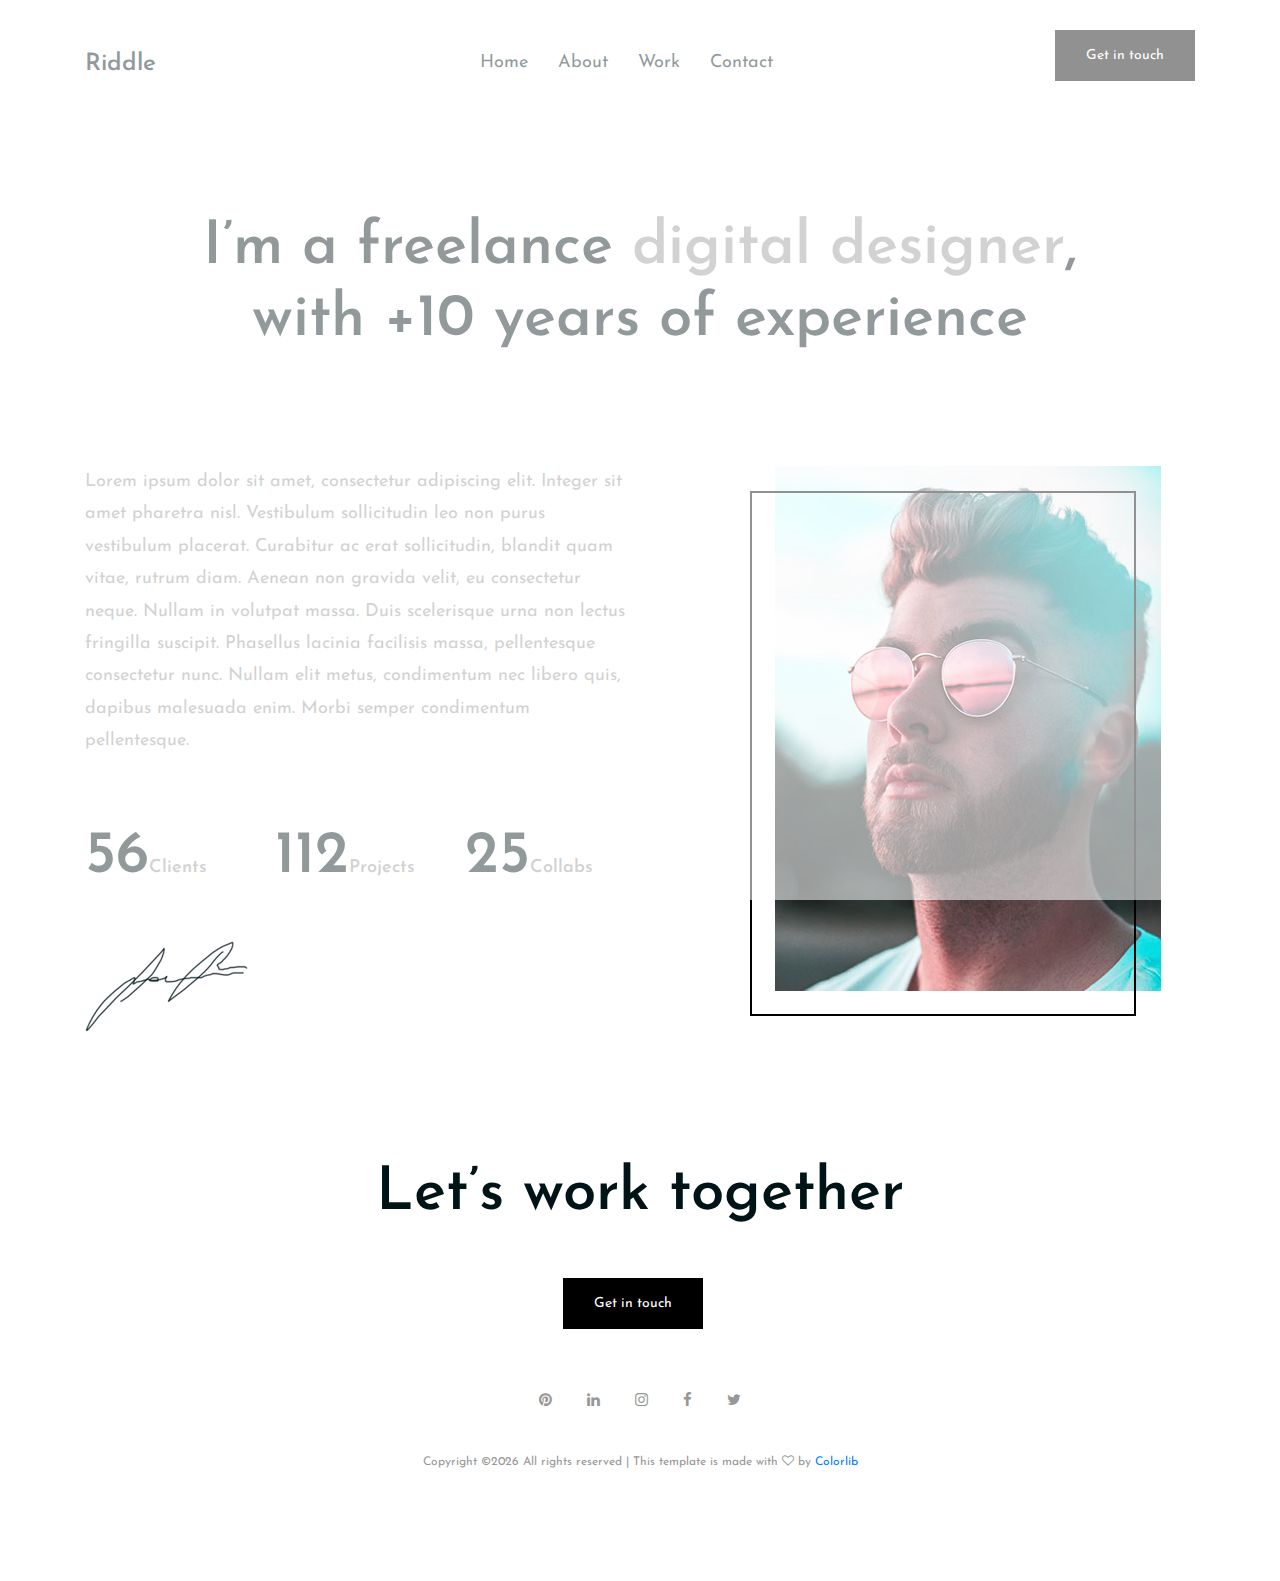
<file: riddle/about.html>
<!DOCTYPE html>
<html lang="en">
<head>
	<title>Riddle - Portfolio Template</title>
	<meta charset="UTF-8">
	<meta name="description" content="Riddle - Portfolio Template">
	<meta name="keywords" content="portfolio, riddle, onepage, creative, html">
	<meta name="viewport" content="width=device-width, initial-scale=1.0">
	<!-- Favicon -->   
	<link href="img/favicon.ico" rel="shortcut icon"/>

	<!-- Google Fonts -->
	<link href="https://fonts.googleapis.com/css?family=Josefin+Sans:400,400i,600,600i,700" rel="stylesheet">

	<!-- Stylesheets -->
	<link rel="stylesheet" href="css/bootstrap.min.css"/>
	<link rel="stylesheet" href="css/font-awesome.min.css"/>
	<link rel="stylesheet" href="css/style.css"/>


	<!--[if lt IE 9]>
	  <script src="https://oss.maxcdn.com/html5shiv/3.7.2/html5shiv.min.js"></script>
	  <script src="https://oss.maxcdn.com/respond/1.4.2/respond.min.js"></script>
	<![endif]-->

</head>
<body>
	<!-- Page Preloder -->
	<div id="preloder">
		<div class="loader"></div>
	</div>
	
	<!-- header section start -->
	<header class="header-section">
		<div class="container">
			<div class="row">
				<div class="col-lg-4 col-md-3">
					<div class="logo">
						<h2 class="site-logo">Riddle</h2>
					</div>
				</div>
				<div class="col-lg-8 col-md-9">
					<a href="" class="site-btn header-btn">Get in touch</a>
					<nav class="main-menu">
						<ul>
							<li><a href="home.html">Home</a></li>
							<li><a href="about.html">About</a></li>
							<li><a href="home-2.html">Work</a></li>
							<li><a href="contact.html">Contact</a></li>
						</ul>
					</nav>
				</div>
			</div>
		</div>
		<div class="nav-switch">
			<i class="fa fa-bars"></i>
		</div>
	</header>
	<!-- header section end -->

	<!-- intro section start -->
	<section class="intro-section">
		<div class="container text-center">
			<div class="row">
				<div class="col-xl-10 offset-xl-1">
					<h2 class="section-title">I’m a freelance <span>digital designer</span>, with +10 years of experience</h2>
				</div>
			</div>
		</div>
	</section>
	<!-- intro section end -->


	<!-- page section start -->
	<section class="page-section">
		<div class="container">
			<div class="row">
				<div class="col-lg-6">
					<p>Lorem ipsum dolor sit amet, consectetur adipiscing elit. Integer sit amet pharetra nisl. Vestibulum sollicitudin leo non purus vestibulum placerat. Curabitur ac erat sollicitudin, blandit quam vitae, rutrum diam. Aenean non gravida velit, eu consectetur neque. Nullam in volutpat massa. Duis scelerisque urna non lectus fringilla suscipit. Phasellus lacinia facilisis massa, pellentesque consectetur nunc. Nullam elit metus, condimentum nec libero quis, dapibus malesuada enim. Morbi semper condimentum pellentesque. </p>
					<div class="row mt-5">
						<div class="col-md-4">
							<div class="milestone">
								<h2>56<span>Clients</span></h2>
							</div>
						</div>
						<div class="col-md-4">
							<div class="milestone">
								<h2>112<span>Projects</span></h2>
							</div>
						</div>
						<div class="col-md-4">
							<div class="milestone">
								<h2>25<span>Collabs</span></h2>
							</div>
						</div>
					</div>
					<figure class="mt-5">
						<img src="img/sign.png" alt="">
					</figure>
				</div>
				<div class="col-lg-5 offset-lg-1">
					<figure class="pic-frame">
						<img src="img/about.jpg" alt="">
					</figure>
				</div>
			</div>
		</div>
	</section>
	<!-- page section end -->

	<!-- footer section start -->
	<footer class="footer-section text-center">
		<div class="container">
			<h2 class="section-title mb-5">Let’s work together</h2>
			<a href="" class="site-btn">Get in touch</a>
			<div class="social-links">
				<a href=""><span class="fa fa-pinterest"></span></a>
				<a href=""><span class="fa fa-linkedin"></span></a>
				<a href=""><span class="fa fa-instagram"></span></a>
				<a href=""><span class="fa fa-facebook"></span></a>
				<a href=""><span class="fa fa-twitter"></span></a>
			</div>
			<div class="copyright"><!-- Link back to Colorlib can't be removed. Template is licensed under CC BY 3.0. -->
Copyright &copy;<script>document.write(new Date().getFullYear());</script> All rights reserved | This template is made with <i class="fa fa-heart-o" aria-hidden="true"></i> by <a href="https://colorlib.com" target="_blank">Colorlib</a>
<!-- Link back to Colorlib can't be removed. Template is licensed under CC BY 3.0. -->
</div>
		</div>
	</footer>
	<!-- footer section end -->


	<!--====== Javascripts & Jquery ======-->
	<script src="js/jquery-2.1.4.min.js"></script>
	<script src="js/bootstrap.min.js"></script>
	<script src="js/mixitup.min.js"></script>
	<script src="js/magnific-popup.min.js"></script>
	<script src="js/main.js"></script>
</body>
</html>
</file>
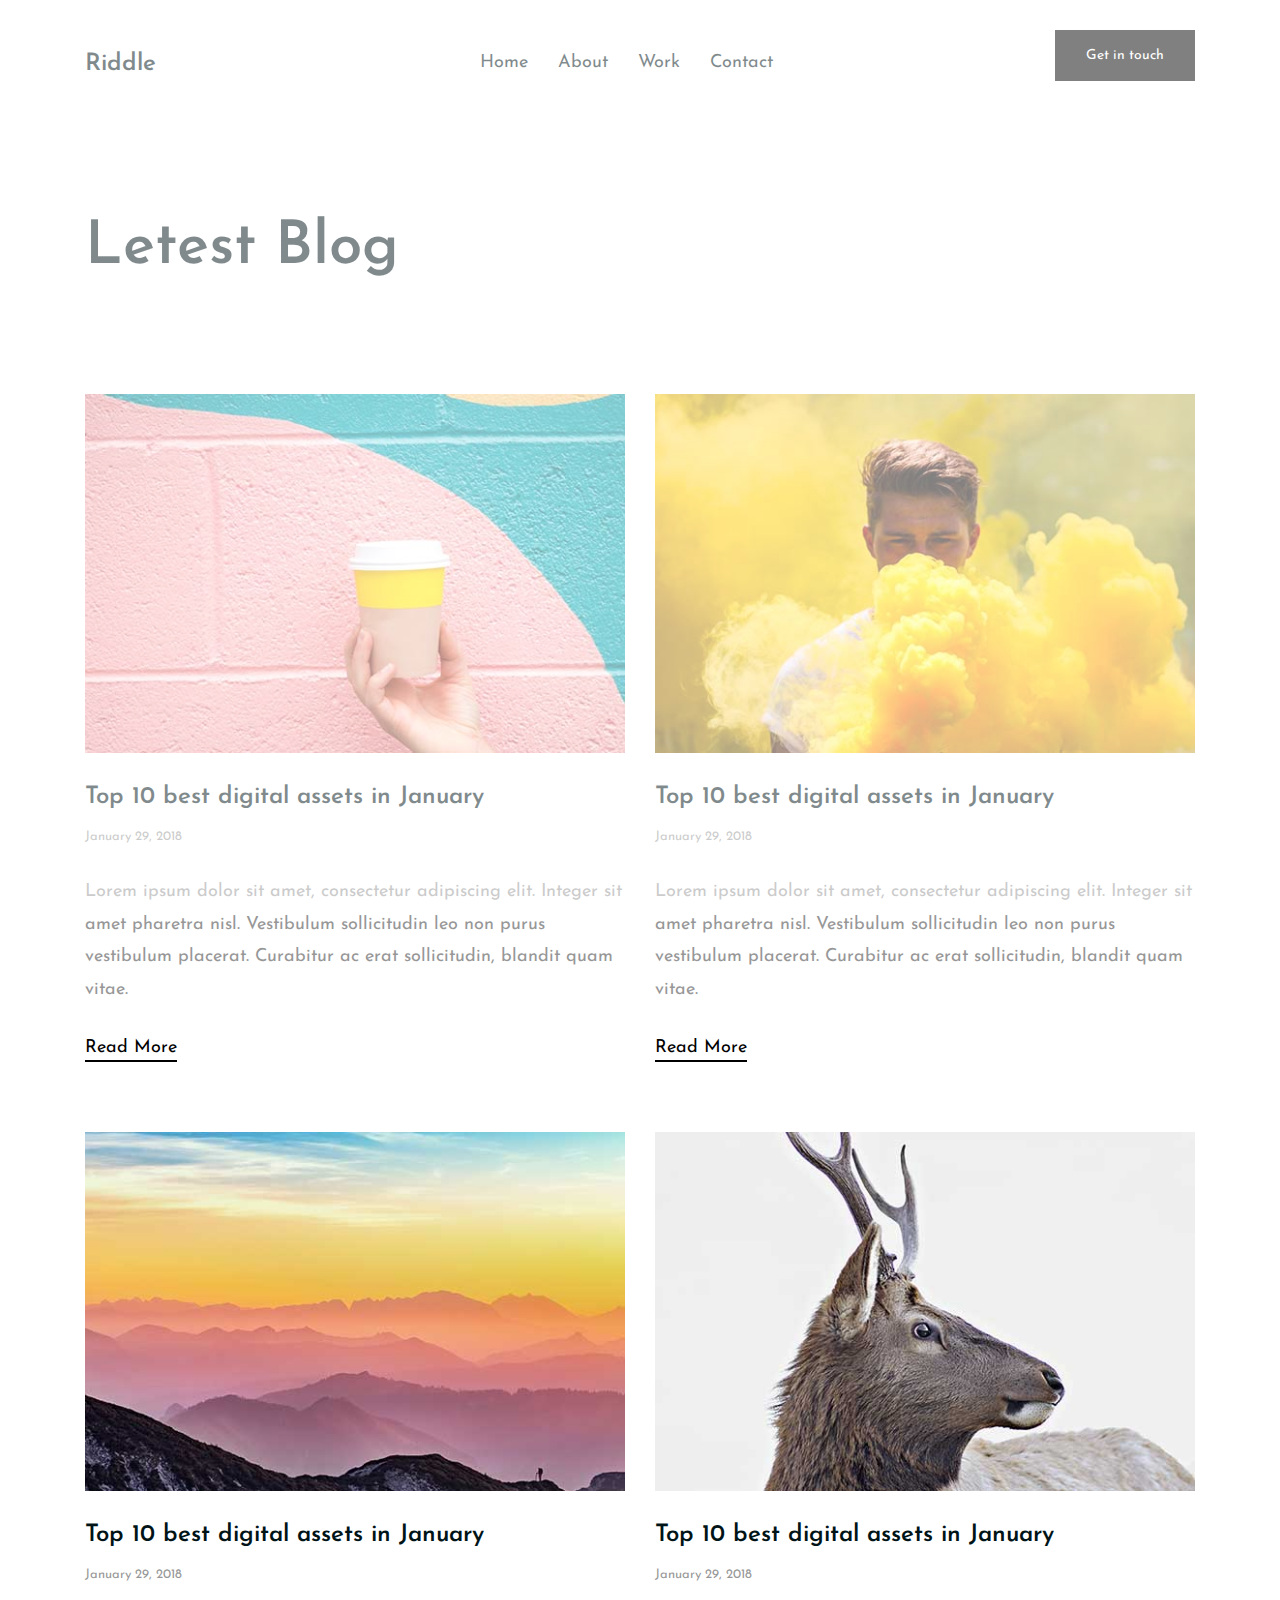
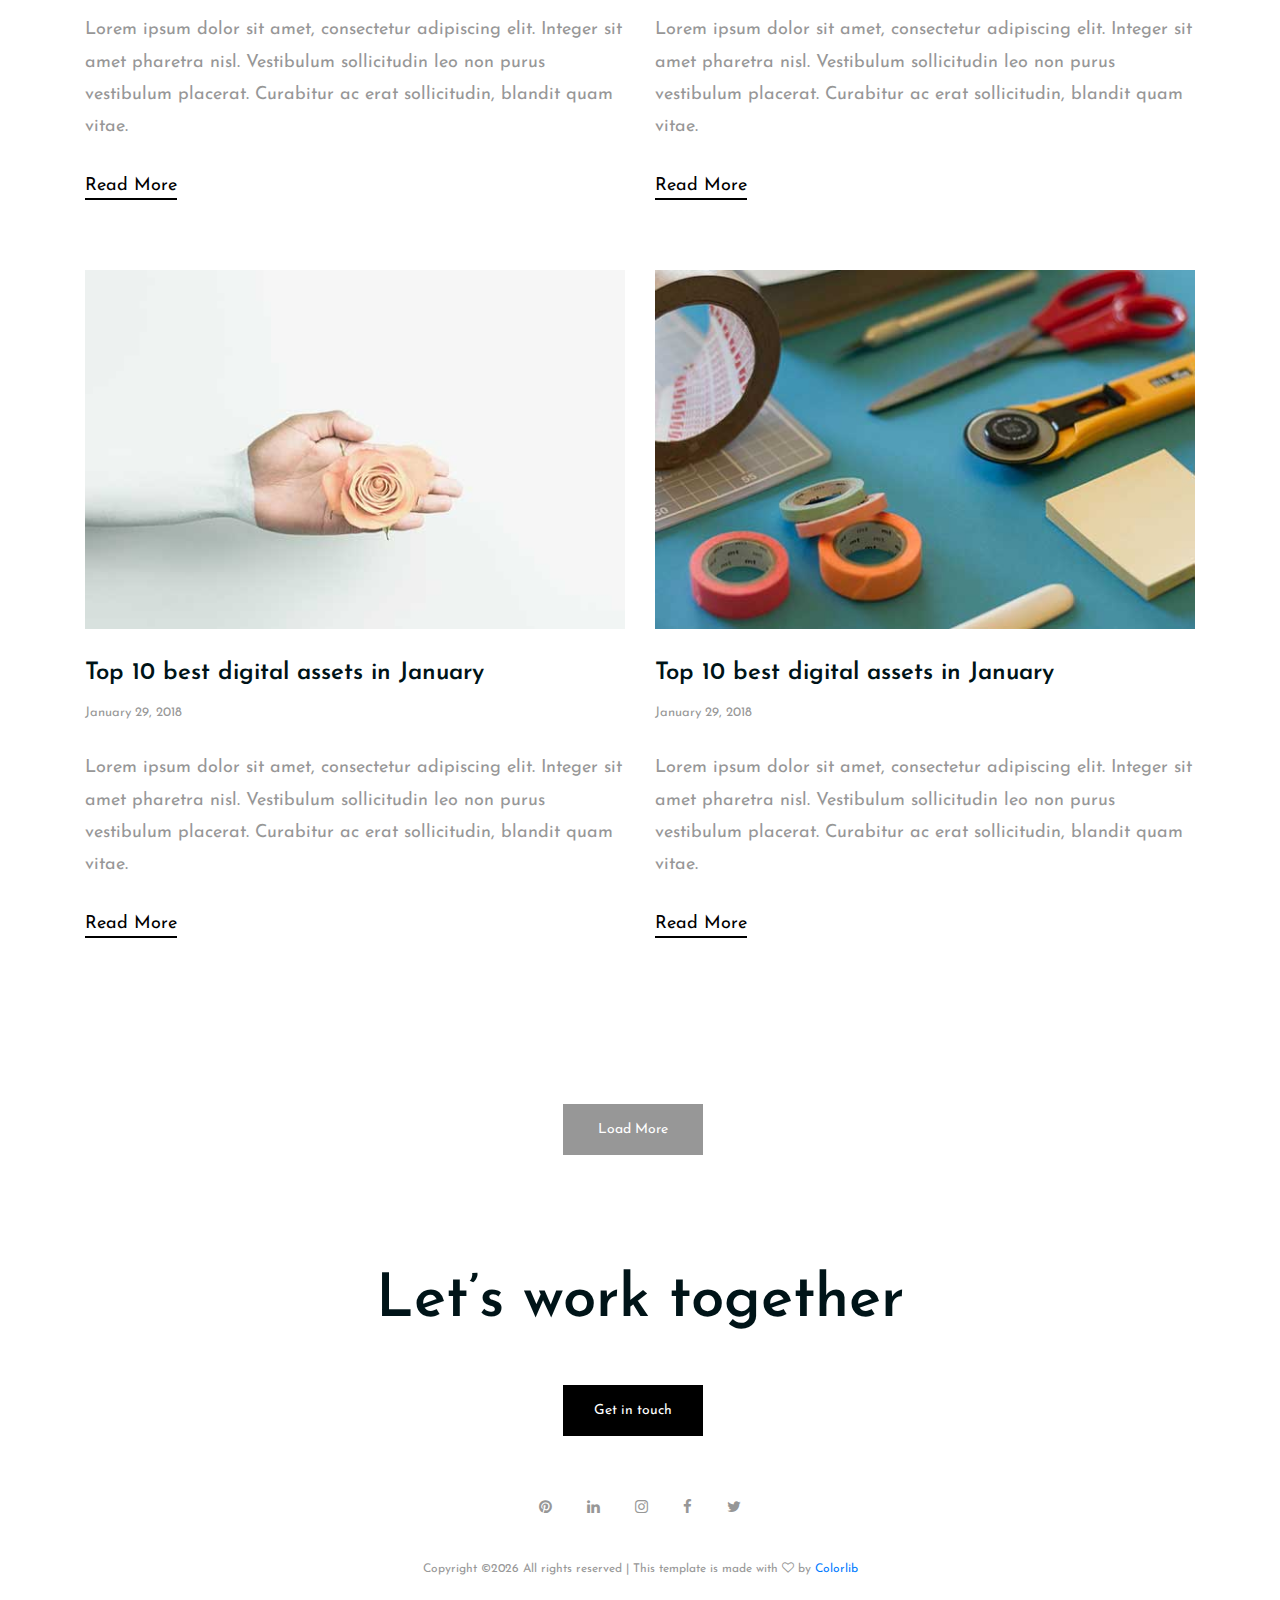
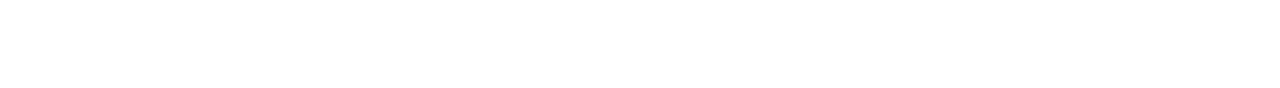
<file: riddle/blog.html>
<!DOCTYPE html>
<html lang="en">
<head>
	<title>Riddle - Portfolio Template</title>
	<meta charset="UTF-8">
	<meta name="description" content="Riddle - Portfolio Template">
	<meta name="keywords" content="portfolio, riddle, onepage, creative, html">
	<meta name="viewport" content="width=device-width, initial-scale=1.0">
	<!-- Favicon -->   
	<link href="img/favicon.ico" rel="shortcut icon"/>

	<!-- Google Fonts -->
	<link href="https://fonts.googleapis.com/css?family=Josefin+Sans:400,400i,600,600i,700" rel="stylesheet">

	<!-- Stylesheets -->
	<link rel="stylesheet" href="css/bootstrap.min.css"/>
	<link rel="stylesheet" href="css/font-awesome.min.css"/>
	<link rel="stylesheet" href="css/style.css"/>


	<!--[if lt IE 9]>
	  <script src="https://oss.maxcdn.com/html5shiv/3.7.2/html5shiv.min.js"></script>
	  <script src="https://oss.maxcdn.com/respond/1.4.2/respond.min.js"></script>
	<![endif]-->

</head>
<body>
	<!-- Page Preloder -->
	<div id="preloder">
		<div class="loader"></div>
	</div>
	
	<!-- header section start -->
	<header class="header-section">
		<div class="container">
			<div class="row">
				<div class="col-lg-4 col-md-3">
					<div class="logo">
						<h2 class="site-logo">Riddle</h2>
					</div>
				</div>
				<div class="col-lg-8 col-md-9">
					<a href="" class="site-btn header-btn">Get in touch</a>
					<nav class="main-menu">
						<ul>
							<li><a href="home.html">Home</a></li>
							<li><a href="about.html">About</a></li>
							<li><a href="home-2.html">Work</a></li>
							<li><a href="contact.html">Contact</a></li>
						</ul>
					</nav>
				</div>
			</div>
		</div>
		<div class="nav-switch">
			<i class="fa fa-bars"></i>
		</div>
	</header>
	<!-- header section end -->

	<!-- intro section start -->
	<section class="intro-section">
		<div class="container">
			<div class="row">
				<div class="col-12">
					<h2 class="section-title">Letest Blog</h2>
				</div>
			</div>
		</div>
	</section>
	<!-- intro section end -->


	<!-- page section start -->
	<div class="page-section">
		<div class="container">
			<div class="row mb-5">
				<!-- blog item -->
				<div class="col-md-6">
					<div class="blog-item">
						<figure class="thumb">
							<img src="img/blog/1.jpg" alt="">
						</figure>
						<article class="blog-content">
							<h2>Top 10 best digital assets in January</h2>
							<div class="blog-meta">January 29, 2018</div>
							<p>Lorem ipsum dolor sit amet, consectetur adipiscing elit. Integer sit amet pharetra nisl. Vestibulum sollicitudin leo non purus vestibulum placerat. Curabitur ac erat sollicitudin, blandit quam vitae.</p>
							<a href="" class="read-more">Read More</a>
						</article>
					</div>
				</div>
				<!-- blog item -->
				<div class="col-md-6">
					<div class="blog-item">
						<figure class="thumb">
							<img src="img/blog/2.jpg" alt="">
						</figure>
						<article class="blog-content">
							<h2>Top 10 best digital assets in January</h2>
							<div class="blog-meta">January 29, 2018</div>
							<p>Lorem ipsum dolor sit amet, consectetur adipiscing elit. Integer sit amet pharetra nisl. Vestibulum sollicitudin leo non purus vestibulum placerat. Curabitur ac erat sollicitudin, blandit quam vitae.</p>
							<a href="" class="read-more">Read More</a>
						</article>
					</div>
				</div>
				<!-- blog item -->
				<div class="col-md-6">
					<div class="blog-item">
						<figure class="thumb">
							<img src="img/blog/3.jpg" alt="">
						</figure>
						<article class="blog-content">
							<h2>Top 10 best digital assets in January</h2>
							<div class="blog-meta">January 29, 2018</div>
							<p>Lorem ipsum dolor sit amet, consectetur adipiscing elit. Integer sit amet pharetra nisl. Vestibulum sollicitudin leo non purus vestibulum placerat. Curabitur ac erat sollicitudin, blandit quam vitae.</p>
							<a href="" class="read-more">Read More</a>
						</article>
					</div>
				</div>
				<!-- blog item -->
				<div class="col-md-6">
					<div class="blog-item">
						<figure class="thumb">
							<img src="img/blog/4.jpg" alt="">
						</figure>
						<article class="blog-content">
							<h2>Top 10 best digital assets in January</h2>
							<div class="blog-meta">January 29, 2018</div>
							<p>Lorem ipsum dolor sit amet, consectetur adipiscing elit. Integer sit amet pharetra nisl. Vestibulum sollicitudin leo non purus vestibulum placerat. Curabitur ac erat sollicitudin, blandit quam vitae.</p>
							<a href="" class="read-more">Read More</a>
						</article>
					</div>
				</div>
				<!-- blog item -->
				<div class="col-md-6">
					<div class="blog-item">
						<figure class="thumb">
							<img src="img/blog/5.jpg" alt="">
						</figure>
						<article class="blog-content">
							<h2>Top 10 best digital assets in January</h2>
							<div class="blog-meta">January 29, 2018</div>
							<p>Lorem ipsum dolor sit amet, consectetur adipiscing elit. Integer sit amet pharetra nisl. Vestibulum sollicitudin leo non purus vestibulum placerat. Curabitur ac erat sollicitudin, blandit quam vitae.</p>
							<a href="" class="read-more">Read More</a>
						</article>
					</div>
				</div>
				<!-- blog item -->
				<div class="col-md-6">
					<div class="blog-item">
						<figure class="thumb">
							<img src="img/blog/6.jpg" alt="">
						</figure>
						<article class="blog-content">
							<h2>Top 10 best digital assets in January</h2>
							<div class="blog-meta">January 29, 2018</div>
							<p>Lorem ipsum dolor sit amet, consectetur adipiscing elit. Integer sit amet pharetra nisl. Vestibulum sollicitudin leo non purus vestibulum placerat. Curabitur ac erat sollicitudin, blandit quam vitae.</p>
							<a href="" class="read-more">Read More</a>
						</article>
					</div>
				</div>
			</div>
			<div class="text-center pt-5">
				<button class="site-btn btn-fade">Load More</button>
			</div>
		</div>
	</div>
	<!-- page section end -->

	<!-- footer section start -->
	<footer class="footer-section text-center">
		<div class="container">
			<h2 class="section-title mb-5">Let’s work together</h2>
			<a href="" class="site-btn">Get in touch</a>
			<div class="social-links">
				<a href=""><span class="fa fa-pinterest"></span></a>
				<a href=""><span class="fa fa-linkedin"></span></a>
				<a href=""><span class="fa fa-instagram"></span></a>
				<a href=""><span class="fa fa-facebook"></span></a>
				<a href=""><span class="fa fa-twitter"></span></a>
			</div>
			<div class="copyright"><!-- Link back to Colorlib can't be removed. Template is licensed under CC BY 3.0. -->
Copyright &copy;<script>document.write(new Date().getFullYear());</script> All rights reserved | This template is made with <i class="fa fa-heart-o" aria-hidden="true"></i> by <a href="https://colorlib.com" target="_blank">Colorlib</a>
<!-- Link back to Colorlib can't be removed. Template is licensed under CC BY 3.0. -->
</div>
		</div>
	</footer>
	<!-- footer section end -->



	<!--====== Javascripts & Jquery ======-->
	<script src="js/jquery-2.1.4.min.js"></script>
	<script src="js/bootstrap.min.js"></script>
	<script src="js/mixitup.min.js"></script>
	<script src="js/magnific-popup.min.js"></script>
	<script src="js/main.js"></script>
</body>
</html>
</file>
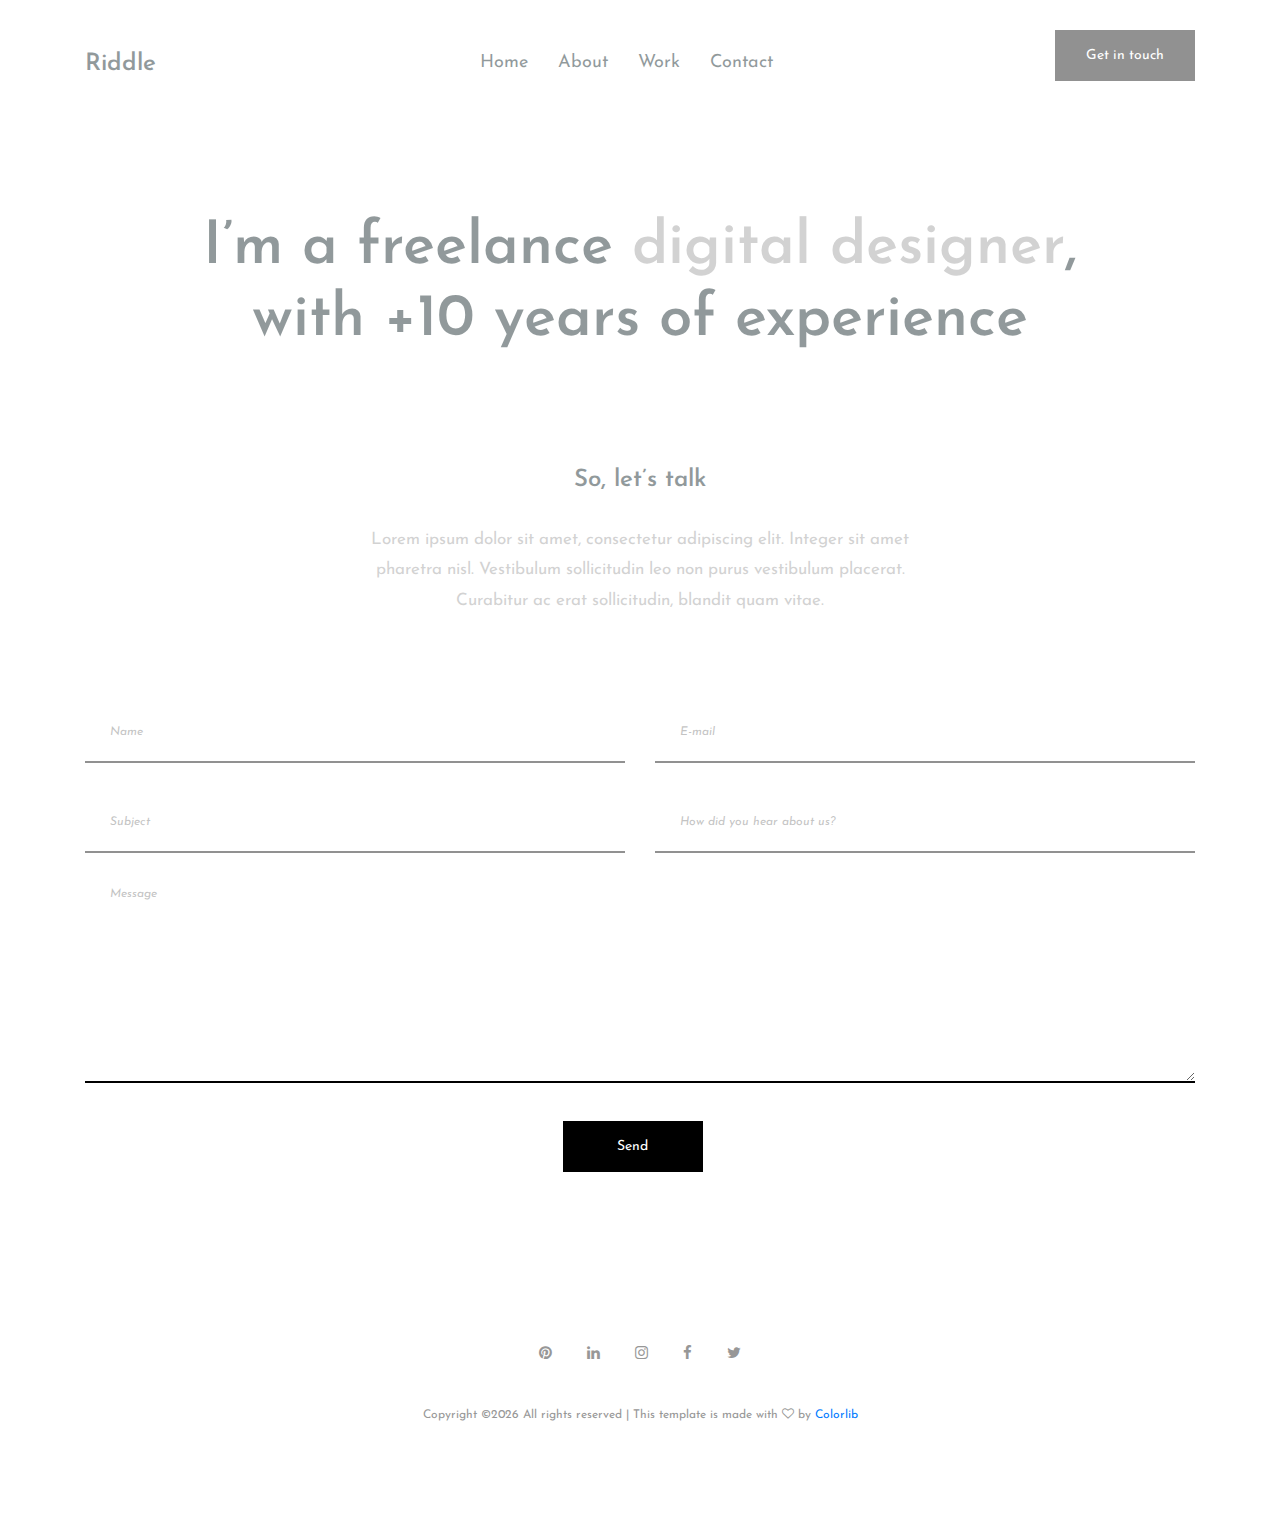
<file: riddle/contact.html>
<!DOCTYPE html>
<html lang="en">
<head>
	<title>Riddle - Portfolio Template</title>
	<meta charset="UTF-8">
	<meta name="description" content="Riddle - Portfolio Template">
	<meta name="keywords" content="portfolio, riddle, onepage, creative, html">
	<meta name="viewport" content="width=device-width, initial-scale=1.0">
	<!-- Favicon -->   
	<link href="img/favicon.ico" rel="shortcut icon"/>

	<!-- Google Fonts -->
	<link href="https://fonts.googleapis.com/css?family=Josefin+Sans:400,400i,600,600i,700" rel="stylesheet">

	<!-- Stylesheets -->
	<link rel="stylesheet" href="css/bootstrap.min.css"/>
	<link rel="stylesheet" href="css/font-awesome.min.css"/>
	<link rel="stylesheet" href="css/style.css"/>


	<!--[if lt IE 9]>
	  <script src="https://oss.maxcdn.com/html5shiv/3.7.2/html5shiv.min.js"></script>
	  <script src="https://oss.maxcdn.com/respond/1.4.2/respond.min.js"></script>
	<![endif]-->

</head>
<body>
	<!-- Page Preloder -->
	<div id="preloder">
		<div class="loader"></div>
	</div>
	
	<!-- header section start -->
	<header class="header-section">
		<div class="container">
			<div class="row">
				<div class="col-lg-4 col-md-3">
					<div class="logo">
						<h2 class="site-logo">Riddle</h2>
					</div>
				</div>
				<div class="col-lg-8 col-md-9">
					<a href="" class="site-btn header-btn">Get in touch</a>
					<nav class="main-menu">
						<ul>
							<li><a href="home.html">Home</a></li>
							<li><a href="about.heml">About</a></li>
							<li><a href="home-2.html">Work</a></li>
							<li><a href="contact.html">Contact</a></li>
						</ul>
					</nav>
				</div>
			</div>
		</div>
		<div class="nav-switch">
			<i class="fa fa-bars"></i>
		</div>
	</header>
	<!-- header section end -->

	<!-- intro section start -->
	<section class="intro-section">
		<div class="container text-center">
			<div class="row">
				<div class="col-xl-10 offset-xl-1">
					<h2 class="section-title">I’m a freelance <span>digital designer</span>, with +10 years of experience</h2>
				</div>
			</div>
		</div>
	</section>
	<!-- intro section end -->


	<!-- page section start -->
	<section class="page-section">
		<div class="container">
			<div class="row">
				<div class="col-lg-6 offset-lg-3 contect-tect">
					<h2>So, let’s talk</h2>
					<p>Lorem ipsum dolor sit amet, consectetur adipiscing elit. Integer sit amet pharetra nisl. Vestibulum sollicitudin leo non purus vestibulum placerat. Curabitur ac erat sollicitudin, blandit quam vitae.</p>
				</div>
			</div>
			<form class="contact-form">
				<div class="row">
					<div class="col-md-6">
						<input type="text" placeholder="Name">
					</div>
					<div class="col-md-6">
						<input type="text" placeholder="E-mail">
					</div>
					<div class="col-md-6">
						<input type="text" placeholder="Subject">
					</div>
					<div class="col-md-6">
						<input type="text" placeholder="How did you hear about us?">
					</div>
					<div class="col-md-12">
						<textarea placeholder="Message"></textarea>
					</div>
				</div>
				<div class="text-center">
					<button class="site-btn">Send</button>
				</div>
			</form>
		</div>
	</section>
	<!-- page section end -->

	<!-- footer section start -->
	<footer class="footer-section text-center">
		<div class="container">
			<div class="social-links">
				<a href=""><span class="fa fa-pinterest"></span></a>
				<a href=""><span class="fa fa-linkedin"></span></a>
				<a href=""><span class="fa fa-instagram"></span></a>
				<a href=""><span class="fa fa-facebook"></span></a>
				<a href=""><span class="fa fa-twitter"></span></a>
			</div>
			<div class="copyright"><!-- Link back to Colorlib can't be removed. Template is licensed under CC BY 3.0. -->
Copyright &copy;<script>document.write(new Date().getFullYear());</script> All rights reserved | This template is made with <i class="fa fa-heart-o" aria-hidden="true"></i> by <a href="https://colorlib.com" target="_blank">Colorlib</a>
<!-- Link back to Colorlib can't be removed. Template is licensed under CC BY 3.0. -->
</div>
		</div>
	</footer>
	<!-- footer section end -->


	<!--====== Javascripts & Jquery ======-->
	<script src="js/jquery-2.1.4.min.js"></script>
	<script src="js/bootstrap.min.js"></script>
	<script src="js/mixitup.min.js"></script>
	<script src="js/magnific-popup.min.js"></script>
	<script src="js/main.js"></script>
</body>
</html>
</file>
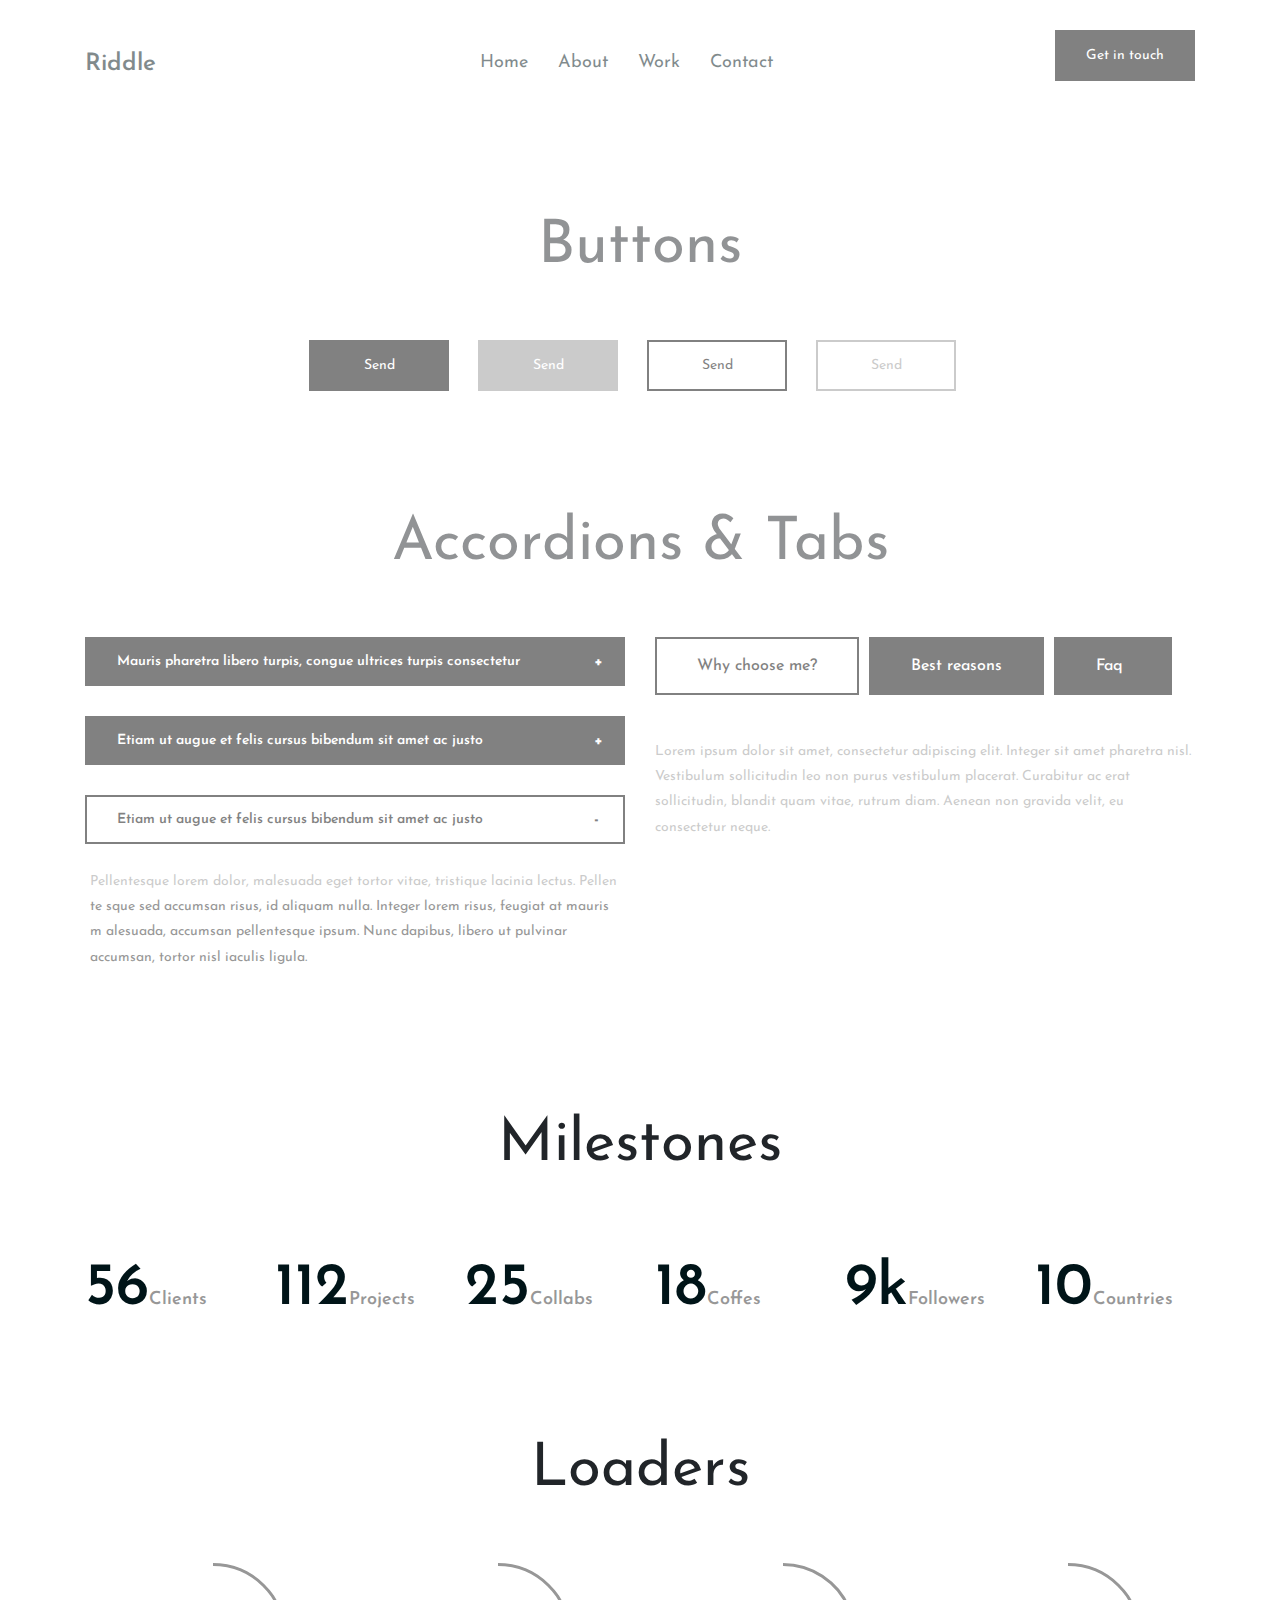
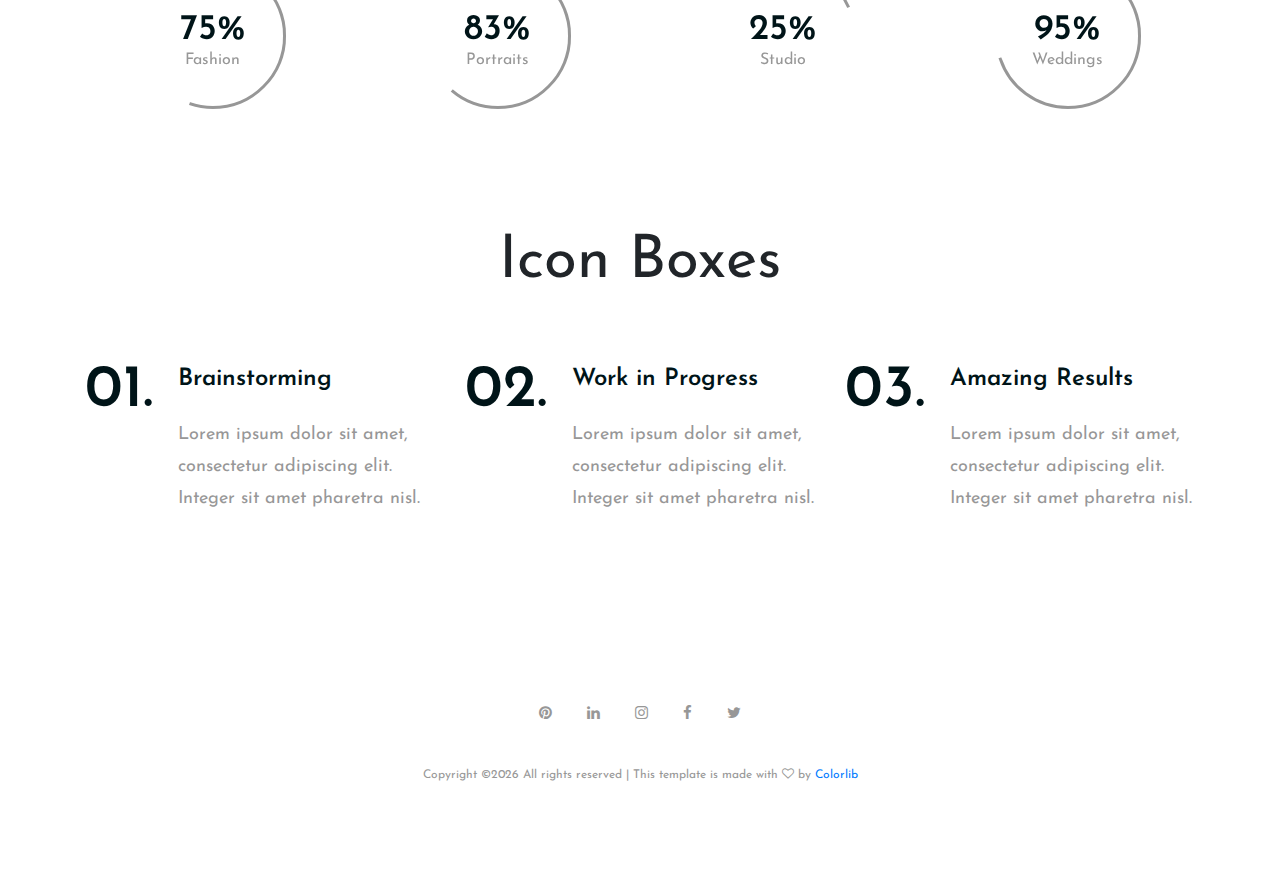
<file: riddle/elements.html>
<!DOCTYPE html>
<html lang="en">
<head>
	<title>Riddle - Portfolio Template</title>
	<meta charset="UTF-8">
	<meta name="description" content="Riddle - Portfolio Template">
	<meta name="keywords" content="portfolio, riddle, onepage, creative, html">
	<meta name="viewport" content="width=device-width, initial-scale=1.0">
	<!-- Favicon -->
	<link href="img/favicon.ico" rel="shortcut icon"/>

	<!-- Google Fonts -->
	<link href="https://fonts.googleapis.com/css?family=Josefin+Sans:400,400i,600,600i,700" rel="stylesheet">

	<!-- Stylesheets -->
	<link rel="stylesheet" href="css/bootstrap.min.css"/>
	<link rel="stylesheet" href="css/font-awesome.min.css"/>
	<link rel="stylesheet" href="css/style.css"/>


	<!--[if lt IE 9]>
	  <script src="https://oss.maxcdn.com/html5shiv/3.7.2/html5shiv.min.js"></script>
	  <script src="https://oss.maxcdn.com/respond/1.4.2/respond.min.js"></script>
	<![endif]-->

</head>
<body>
	<!-- Page Preloder -->
	<div id="preloder">
		<div class="loader"></div>
	</div>

	<!-- header section start -->
	<header class="header-section">
		<div class="container">
			<div class="row">
				<div class="col-lg-4">
					<div class="logo">
						<h2 class="site-logo">Riddle</h2>
					</div>
				</div>
				<div class="col-lg-8">
					<a href="" class="site-btn header-btn">Get in touch</a>
					<nav class="main-menu">
						<ul>
							<li><a href="home.html">Home</a></li>
							<li><a href="about.html">About</a></li>
							<li><a href="home-2.html">Work</a></li>
							<li><a href="contact.html">Contact</a></li>
						</ul>
					</nav>
				</div>
			</div>
		</div>
	</header>
	<!-- header section end -->

	<!-- page section start -->
	<section class="page-section pt100">
		<div class="container">
			<div class="element">
				<div class="text-center">
					<div class="section-title mb-5">Buttons</div>
					<div class="buttons">
						<button class="site-btn sb-dark mr-4 mb-2">Send</button>
						<button class="site-btn btn-fade mr-4 mb-2">Send</button>
						<button class="site-btn btn-line mr-4 mb-2">Send</button>
						<button class="site-btn btn-line-fade mb-2">Send</button>
					</div>
				</div>
			</div>
			<div class="element">
				<div class="text-center">
					<div class="section-title mb-5">Accordions & Tabs</div>
				</div>
				<div class="row">
					<div class="col-lg-6">
						<div id="accordion" class="accordion-area">
							<div class="panel">
								<div class="panel-header" id="headingOne">
									Mauris pharetra libero turpis, congue ultrices turpis consectetur
									<button class="panel-link" data-toggle="collapse" data-target="#collapse1" aria-expanded="false" aria-controls="collapse1"></button>
								</div>
								<div id="collapse1" class="collapse" aria-labelledby="headingOne" data-parent="#accordion">
									<div class="panel-body">
										<p>Pellentesque lorem dolor, malesuada eget tortor vitae, tristique lacinia lectus. Pellen te sque sed accumsan risus, id aliquam nulla. Integer lorem risus, feugiat at mauris m alesuada, accumsan pellentesque ipsum. Nunc dapibus, libero ut pulvinar accumsan, tortor nisl iaculis ligula. </p>
									</div>
								</div>
							</div>
							<div class="panel">
								<div class="panel-header" id="headingTwo">
									Etiam ut augue et felis cursus bibendum sit amet ac justo
									<button class="panel-link" data-toggle="collapse" data-target="#collapse2" aria-expanded="false" aria-controls="collapse2"></button>
								</div>
								<div id="collapse2" class="collapse" aria-labelledby="headingTwo" data-parent="#accordion">
									<div class="panel-body">
										<p>Pellentesque lorem dolor, malesuada eget tortor vitae, tristique lacinia lectus. Pellen te sque sed accumsan risus, id aliquam nulla. Integer lorem risus, feugiat at mauris m alesuada, accumsan pellentesque ipsum. Nunc dapibus, libero ut pulvinar accumsan, tortor nisl iaculis ligula. </p>
									</div>
								</div>
							</div>
							<div class="panel">
								<div class="panel-header active" id="headingThree">
									Etiam ut augue et felis cursus bibendum sit amet ac justo
									<button class="panel-link" data-toggle="collapse" data-target="#collapse3" aria-expanded="true" aria-controls="collapse3"></button>
								</div>
								<div id="collapse3" class="collapse show" aria-labelledby="headingThree" data-parent="#accordion">
									<div class="panel-body">
										<p>Pellentesque lorem dolor, malesuada eget tortor vitae, tristique lacinia lectus. Pellen te sque sed accumsan risus, id aliquam nulla. Integer lorem risus, feugiat at mauris m alesuada, accumsan pellentesque ipsum. Nunc dapibus, libero ut pulvinar accumsan, tortor nisl iaculis ligula. </p>
									</div>
								</div>
							</div>
						</div>
					</div>
					<div class="col-lg-6">
						<div class="tab-element">
							<ul class="nav nav-tabs" id="myTab" role="tablist">
								<li class="nav-item">
									<a class="nav-link active" id="1-tab" data-toggle="tab" href="#tab-1" role="tab" aria-controls="tab-1" aria-selected="true">Why choose me?</a>
								</li>
								<li class="nav-item">
									<a class="nav-link" id="2-tab" data-toggle="tab" href="#tab-2" role="tab" aria-controls="tab-2" aria-selected="false">Best reasons</a>
								</li>
								<li class="nav-item">
									<a class="nav-link" id="3-tab" data-toggle="tab" href="#tab-3" role="tab" aria-controls="tab-3" aria-selected="false">Faq</a>
								</li>
							</ul>
							<div class="tab-content" id="myTabContent">
								<!-- single tab content -->
								<div class="tab-pane fade show active" id="tab-1" role="tabpanel" aria-labelledby="tab-1">
									<p>Lorem ipsum dolor sit amet, consectetur adipiscing elit. Integer sit amet pharetra nisl. Vestibulum sollicitudin leo non purus vestibulum placerat. Curabitur ac erat sollicitudin, blandit quam vitae, rutrum diam. Aenean non gravida velit, eu consectetur neque.</p>
								</div>
								<div class="tab-pane fade" id="tab-2" role="tabpanel" aria-labelledby="tab-2">
									<p>Lorem ipsum dolor sit amet, consectetur adipiscing elit. Integer sit amet pharetra nisl. Vestibulum sollicitudin leo non purus vestibulum placerat. Curabitur ac erat sollicitudin, blandit quam vitae, rutrum diam. Aenean non gravida velit, eu consectetur neque.</p>
								</div>
								<div class="tab-pane fade" id="tab-3" role="tabpanel" aria-labelledby="tab-3">
									<p>Lorem ipsum dolor sit amet, consectetur adipiscing elit. Integer sit amet pharetra nisl. Vestibulum sollicitudin leo non purus vestibulum placerat. Curabitur ac erat sollicitudin, blandit quam vitae, rutrum diam. Aenean non gravida velit, eu consectetur neque.</p>
								</div>
							</div>
						</div>
					</div>
				</div>
			</div>
			<div class="element">
				<div class="text-center">
					<div class="section-title mb-5">Milestones</div>
				</div>
				<div class="row">
					<div class="col-lg-2">
						<div class="milestone">
							<h2>56<span>Clients</span></h2>
						</div>
					</div>
					<div class="col-lg-2">
						<div class="milestone">
							<h2>112<span>Projects</span></h2>
						</div>
					</div>
					<div class="col-lg-2">
						<div class="milestone">
							<h2>25<span>Collabs</span></h2>
						</div>
					</div>
					<div class="col-lg-2">
						<div class="milestone">
							<h2>18<span>Coffes</span></h2>
						</div>
					</div>
					<div class="col-lg-2">
						<div class="milestone">
							<h2>9k<span>Followers</span></h2>
						</div>
					</div>
					<div class="col-lg-2">
						<div class="milestone">
							<h2>10<span>Countries</span></h2>
						</div>
					</div>
				</div>
			</div>
			<div class="element">
				<div class="text-center">
					<div class="section-title mb-5">Loaders</div>
				</div>
				<div class="row">
					<div class="col-lg-3 col-md-6 mb-5 mb-md-0">
						<div class="circle-progress">
							<div id="progress1"></div>
							<div class="progress-info">
								<h2>75%</h2>
								<p>Fashion</p>
							</div>
						</div>
					</div>
					<div class="col-lg-3 col-md-6 mb-5 mb-md-0">
						<div class="circle-progress">
							<div id="progress2"></div>
							<div class="progress-info">
								<h2>83%</h2>
								<p>Portraits</p>
							</div>
						</div>
					</div>
					<div class="col-lg-3 col-md-6 mb-5 mb-md-0">
						<div class="circle-progress">
							<div id="progress3"></div>
							<div class="progress-info">
								<h2>25%</h2>
								<p>Studio</p>
							</div>
						</div>
					</div>
					<div class="col-lg-3 col-md-6">
						<div class="circle-progress">
							<div id="progress4"></div>
							<div class="progress-info">
								<h2>95%</h2>
								<p>Weddings</p>
							</div>
						</div>
					</div>
				</div>
			</div>
			<div class="element">
				<div class="text-center">
					<div class="section-title mb-5">Icon Boxes</div>
				</div>
				<div class="row">
					<div class="col-md-4">
						<div class="icon-box mb-5 mb-md-0">
							<div class="icon">
								<h2>01.</h2>
							</div>
							<div class="icon-box-content">
								<h3>Brainstorming</h3>
								<p>Lorem ipsum dolor sit amet, consectetur adipiscing elit. Integer sit amet pharetra nisl. </p>
							</div>
						</div>
					</div>
					<div class="col-md-4">
						<div class="icon-box mb-5 mb-md-0">
							<div class="icon">
								<h2>02.</h2>
							</div>
							<div class="icon-box-content">
								<h3>Work in Progress</h3>
								<p>Lorem ipsum dolor sit amet, consectetur adipiscing elit. Integer sit amet pharetra nisl. </p>
							</div>
						</div>
					</div>
					<div class="col-md-4">
						<div class="icon-box ">
							<div class="icon">
								<h2>03.</h2>
							</div>
							<div class="icon-box-content">
								<h3>Amazing Results</h3>
								<p>Lorem ipsum dolor sit amet, consectetur adipiscing elit. Integer sit amet pharetra nisl. </p>
							</div>
						</div>
					</div>
				</div>
			</div>
		</div>
	</section>
	<!-- page section end -->

	<!-- footer section start -->
	<footer class="footer-section text-center">
		<div class="container">
			<div class="social-links">
				<a href=""><span class="fa fa-pinterest"></span></a>
				<a href=""><span class="fa fa-linkedin"></span></a>
				<a href=""><span class="fa fa-instagram"></span></a>
				<a href=""><span class="fa fa-facebook"></span></a>
				<a href=""><span class="fa fa-twitter"></span></a>
			</div>
			<div class="copyright"><!-- Link back to Colorlib can't be removed. Template is licensed under CC BY 3.0. -->
Copyright &copy;<script>document.write(new Date().getFullYear());</script> All rights reserved | This template is made with <i class="fa fa-heart-o" aria-hidden="true"></i> by <a href="https://colorlib.com" target="_blank">Colorlib</a>
<!-- Link back to Colorlib can't be removed. Template is licensed under CC BY 3.0. -->
</div>
		</div>
	</footer>
	<!-- footer section end -->



	<!--====== Javascripts & Jquery ======-->
	<script src="js/jquery-2.1.4.min.js"></script>
	<script src="js/bootstrap.min.js"></script>
	<script src="js/mixitup.min.js"></script>
	<script src="js/circle-progress.min.js"></script>
	<script src="js/magnific-popup.min.js"></script>
	<script src="js/main.js"></script>
</body>
</html>
</file>
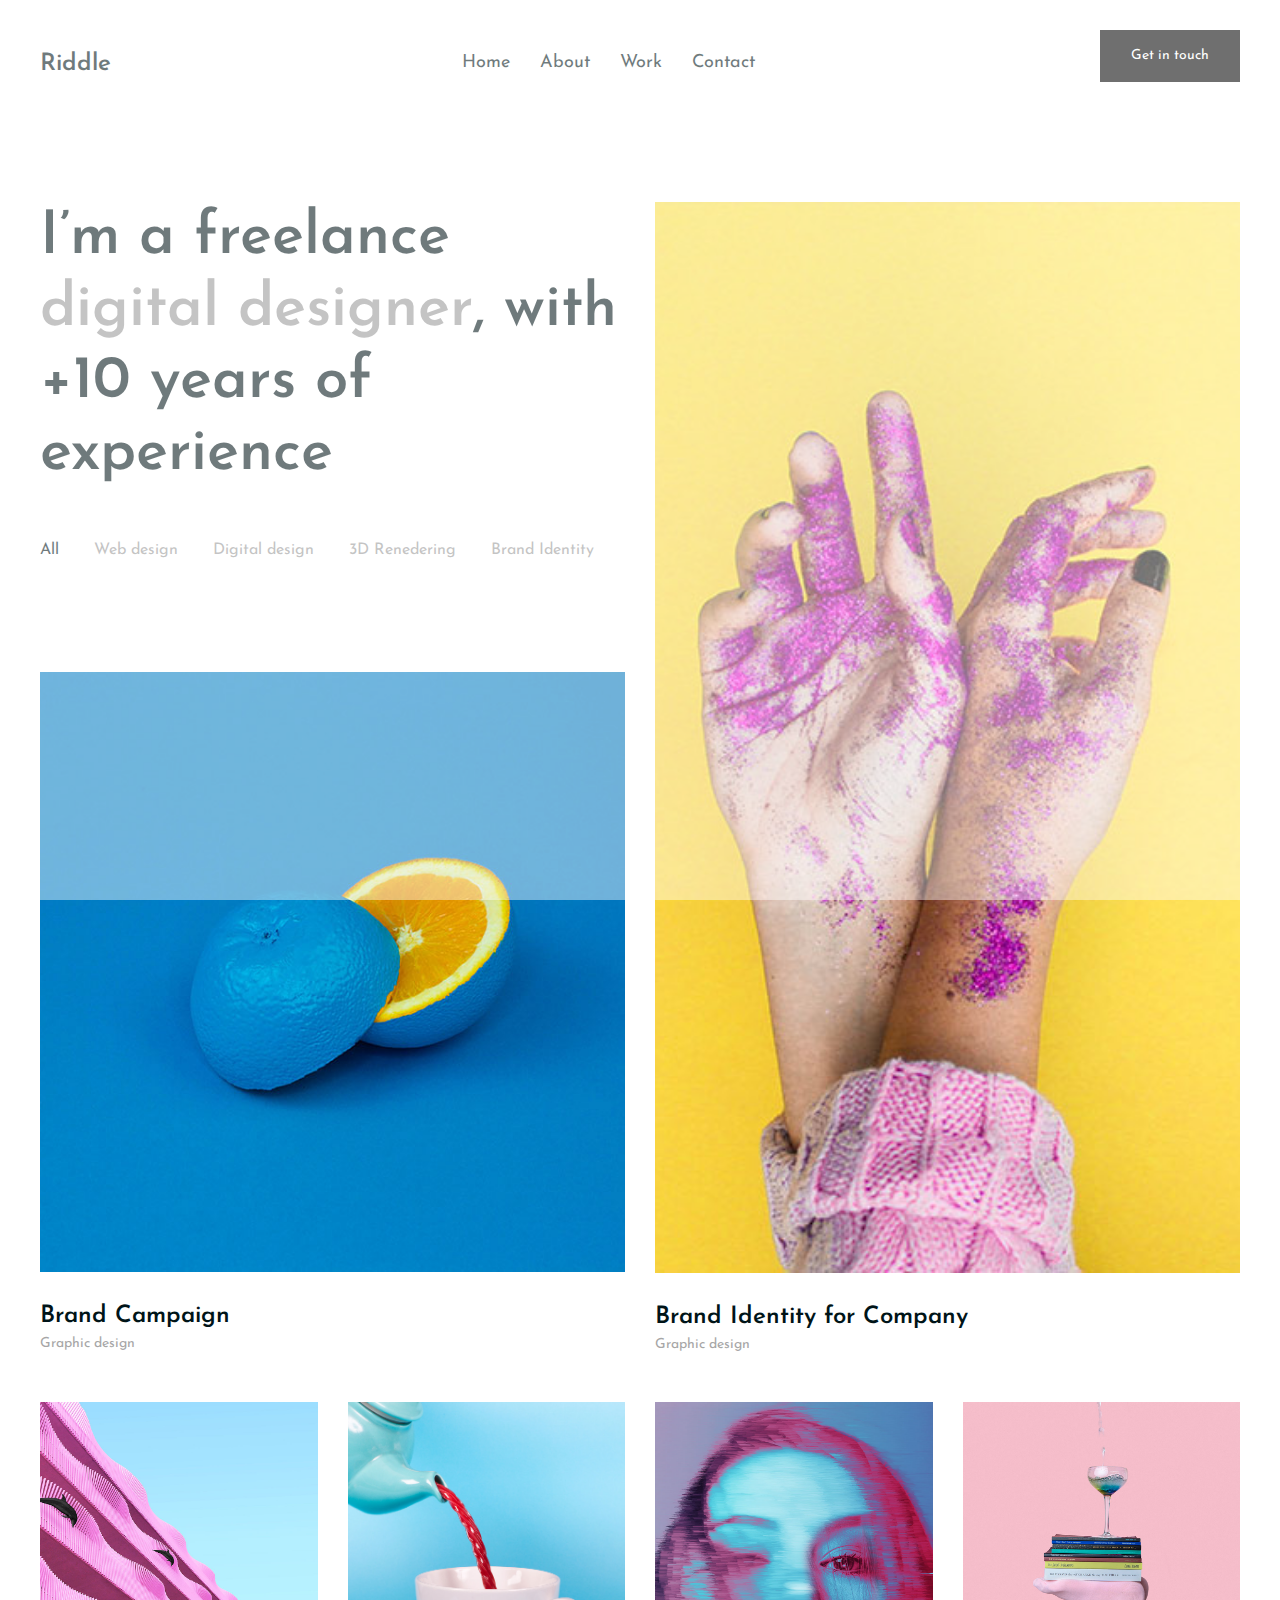
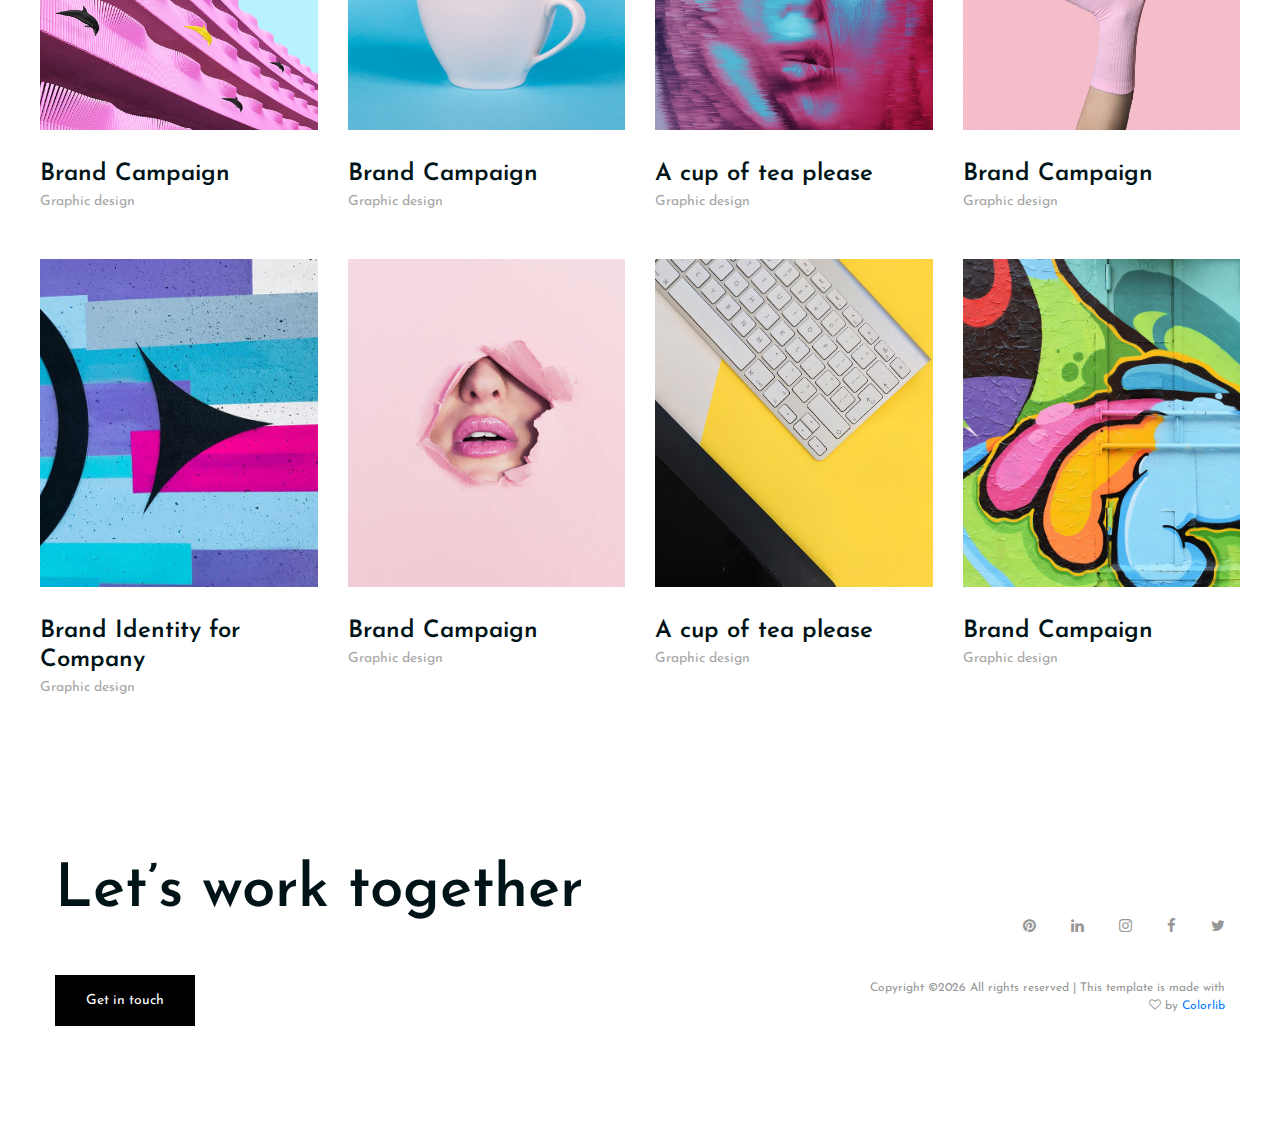
<file: riddle/home-2.html>
<!DOCTYPE html>
<html lang="en">
<head>
	<title>Riddle - Portfolio Template</title>
	<meta charset="UTF-8">
	<meta name="description" content="Riddle - Portfolio Template">
	<meta name="keywords" content="portfolio, riddle, onepage, creative, html">
	<meta name="viewport" content="width=device-width, initial-scale=1.0">
	<!-- Favicon -->   
	<link href="img/favicon.ico" rel="shortcut icon"/>

	<!-- Google Fonts -->
	<link href="https://fonts.googleapis.com/css?family=Josefin+Sans:400,400i,600,600i,700" rel="stylesheet">

	<!-- Stylesheets -->
	<link rel="stylesheet" href="css/bootstrap.min.css"/>
	<link rel="stylesheet" href="css/font-awesome.min.css"/>
	<link rel="stylesheet" href="css/magnific-popup.css"/>
	<link rel="stylesheet" href="css/style.css"/>


	<!--[if lt IE 9]>
	  <script src="https://oss.maxcdn.com/html5shiv/3.7.2/html5shiv.min.js"></script>
	  <script src="https://oss.maxcdn.com/respond/1.4.2/respond.min.js"></script>
	<![endif]-->

</head>
<body class="body-pad">
	<!-- Page Preloder -->
	<div id="preloder">
		<div class="loader"></div>
	</div>
	
	<!-- header section start -->
	<header class="header-section">
		<div class="container-fluid">
			<div class="row">
				<div class="logo">
					<h2 class="site-logo">Riddle</h2>
				</div>
				<div class="home-2 container text-left text-md-right">
					<nav class="main-menu">
						<ul>
							<li><a href="home.html">Home</a></li>
							<li><a href="about.html">About</a></li>
							<li><a href="home-2.html">Work</a></li>
							<li><a href="contact.html">Contact</a></li>
						</ul>
					</nav>
				</div>
				<a href="" class="site-btn header-btn">Get in touch</a>
			</div>
		</div>
		<div class="nav-switch">
			<i class="fa fa-bars"></i>
		</div>
	</header>
	<!-- header section end -->


	<!-- portfolio section start -->
	<section class="portfolio-section pt100">
		<div class="container">
			
		</div>                       
		<div class="container-fluid p-0">
			<div class="row portfolios-area">
				<div class="col-lg-6">
					<div class="portfolio-intro">
						<h2 class="section-title mb-5">I’m a freelance <span>digital designer</span>, with +10 years of experience</h2>
						<ul class="portfolio-filter controls">
							<li class="control" data-filter="all">All</li>
							<li class="control" data-filter=".web">Web design</li>
							<li class="control" data-filter=".digital">Digital design</li>
							<li class="control" data-filter=".rened">3D Renedering</li>
							<li class="control" data-filter=".brand">Brand Identity</li>
						</ul>
					</div>
				</div>
				<div class="first-item col-md-6 col-lg-12 mix digital p-lg-0">
					<a href="img/portfolio/1.jpg" class="portfolio-item set-bg " data-setbg="img/portfolio/1.jpg">
						<div class="pi-inner">
							<h2>+ See Project</h2>
						</div>			
					</a>
					<div class="portfolio-meta">
						<h2>Brand Campaign</h2>
						<p>Graphic design</p>
					</div>
				</div>
				<div class="second-item mix col-md-6 web">
					<a href="img/portfolio/2.jpg" class="portfolio-item set-bg" data-setbg="img/portfolio/2.jpg">
						<div class="pi-inner">
							<h2>+ See Project</h2>
						</div>						
					</a>
					<div class="portfolio-meta">
						<h2>Brand Identity for Company</h2>
						<p>Graphic design</p>
					</div>
				</div>
				<div class="mix col-md-6 col-lg-3 rened">
					<a href="img/portfolio/3.jpg" class="portfolio-item pi-style2 set-bg" data-setbg="img/portfolio/3.jpg">
						<div class="pi-inner">
							<h2>+ See Project</h2>
						</div>						
					</a>
					<div class="portfolio-meta">
						<h2>Brand Campaign</h2>
						<p>Graphic design</p>
					</div>
				</div>
				<div class="mix col-md-6 col-lg-3 digital">
					<a href="img/portfolio/4.jpg" class="portfolio-item pi-style2 set-bg" data-setbg="img/portfolio/4.jpg">
						<div class="pi-inner">
							<h2>+ See Project</h2>
						</div>						
					</a>
					<div class="portfolio-meta">
						<h2>Brand Campaign</h2>
						<p>Graphic design</p>
					</div>
				</div>
				<div class="mix col-md-6 col-lg-3 rened">
					<a href="img/portfolio/5.jpg" class="portfolio-item pi-style2 set-bg" data-setbg="img/portfolio/5.jpg">
						<div class="pi-inner">
							<h2>+ See Project</h2>
						</div>						
					</a>
					<div class="portfolio-meta">
						<h2>A cup of tea please</h2>
						<p>Graphic design</p>
					</div>
				</div>
				<div class="mix col-md-6 col-lg-3 brand">
					<a href="img/portfolio/6.jpg" class="portfolio-item pi-style2 set-bg" data-setbg="img/portfolio/6.jpg">
						<div class="pi-inner">
							<h2>+ See Project</h2>
						</div>						
					</a>
					<div class="portfolio-meta">
						<h2>Brand Campaign</h2>
						<p>Graphic design</p>
					</div>
				</div>
				<div class="mix col-md-6 col-lg-3 brand">
					<a href="img/portfolio/9.jpg" class="portfolio-item pi-style2 set-bg" data-setbg="img/portfolio/9.jpg">
						<div class="pi-inner">
							<h2>+ See Project</h2>
						</div>						
					</a>
					<div class="portfolio-meta">
						<h2>Brand Identity for Company</h2>
						<p>Graphic design</p>
					</div>
				</div>
				<div class="mix col-md-6 col-lg-3 rened">
					<a href="img/portfolio/10.jpg" class="portfolio-item pi-style2 set-bg" data-setbg="img/portfolio/10.jpg">
						<div class="pi-inner">
							<h2>+ See Project</h2>
						</div>						
					</a>
					<div class="portfolio-meta">
						<h2>Brand Campaign</h2>
						<p>Graphic design</p>
					</div>
				</div>
				<div class="mix col-md-6 col-lg-3 digital">
					<a href="img/portfolio/7.jpg" class="portfolio-item pi-style2 set-bg" data-setbg="img/portfolio/7.jpg">
						<div class="pi-inner">
							<h2>+ See Project</h2>
						</div>						
					</a>
					<div class="portfolio-meta">
						<h2>A cup of tea please</h2>
						<p>Graphic design</p>
					</div>
				</div>
				<div class="mix col-md-6 col-lg-3 brand">
					<a href="img/portfolio/8.jpg" class="portfolio-item pi-style2 set-bg" data-setbg="img/portfolio/8.jpg">
						<div class="pi-inner">
							<h2>+ See Project</h2>
						</div>						
					</a>
					<div class="portfolio-meta">
						<h2>Brand Campaign</h2>
						<p>Graphic design</p>
					</div>
				</div>
			</div>
		</div>
	</section>
	<!-- portfolio section end -->


	<!-- footer section start -->
	<footer class="footer-section">
		<div class="container-fluid">
			<div class="row">
				<div class="col-md-8">
					<h2 class="section-title mb-5">Let’s work together</h2>
					<a href="" class="site-btn">Get in touch</a>
				</div>
				<div class="col-md-4 text-md-right">
					<div class="social-links">
						<a href=""><span class="fa fa-pinterest"></span></a>
						<a href=""><span class="fa fa-linkedin"></span></a>
						<a href=""><span class="fa fa-instagram"></span></a>
						<a href=""><span class="fa fa-facebook"></span></a>
						<a href=""><span class="fa fa-twitter"></span></a>
					</div>
					<div class="copyright"><!-- Link back to Colorlib can't be removed. Template is licensed under CC BY 3.0. -->
Copyright &copy;<script>document.write(new Date().getFullYear());</script> All rights reserved | This template is made with <i class="fa fa-heart-o" aria-hidden="true"></i> by <a href="https://colorlib.com" target="_blank">Colorlib</a>
<!-- Link back to Colorlib can't be removed. Template is licensed under CC BY 3.0. -->
</div>
				</div>
			</div>
		</div>
	</footer>
	<!-- footer section end -->



	<!--====== Javascripts & Jquery ======-->
	<script src="js/jquery-2.1.4.min.js"></script>
	<script src="js/bootstrap.min.js"></script>
	<script src="js/mixitup.min.js"></script>
	<script src="js/magnific-popup.min.js"></script>
	<script src="js/main.js"></script>
</body>
</html>
</file>
<file: riddle/css/style.css>
/* =================================
------------------------------------
  Riddle - Portfolio
  Version: 1.0
 ------------------------------------ 
 ====================================*/

/*----------------------------------------*/
/* Template default CSS
/*----------------------------------------*/

html,
body {
  height: 100%;
  font-family: 'Josefin Sans', sans-serif;
}

h1,
h2,
h3,
h4,
h5,
h6 {
  color: #001418;
  margin: 0;
  font-weight: 600;
  font-family: 'Josefin Sans', sans-serif;
}

p {
  font-size: 18px;
  color: #979797;
  line-height: 1.8;
}

img {
  max-width: 100%;
}

input:focus,
select:focus,
button:focus,
textarea:focus {
  outline: none;
}

a:hover,
a:focus {
  text-decoration: none;
  outline: none;
}

ul,
ol {
  padding: 0;
  margin: 0;
}

/*------------------------
  Helper css
--------------------------*/
.body-pad {
  padding: 0 40px;
}

.spad {
  padding: 100px 0;
}

.pt100 {
  padding-top: 100px;
}

.set-bg {
  background-repeat: no-repeat;
  background-size: cover;
}

.section-title {
  font-size: 60px;
}

.section-title span {
  color: #979797;
}

/*------------------------
  Common Elements
--------------------------*/
.element {
  margin-bottom: 100px;
}

.element:last-child {
  margin-bottom: 0;
}

/*=== Preloder ===*/
#preloder {
  position: fixed;
  width: 100%;
  height: 100%;
  top: 0;
  left: 0;
  z-index: 999999;
  background: #fff;
}

.loader {
  width: 30px;
  height: 30px;
  border: 3px solid #000;
  position: absolute;
  top: 50%;
  left: 50%;
  margin-top: -13px;
  margin-left: -13px;
  border-radius: 60px;
  border-left-color: transparent;
  animation: loader 0.8s linear infinite;
  -webkit-animation: loader 0.8s linear infinite;
}

@keyframes loader {
  0% {
    -webkit-transform: rotate(0deg);
            transform: rotate(0deg);
  }
  50% {
    -webkit-transform: rotate(180deg);
            transform: rotate(180deg);
  }
  100% {
    -webkit-transform: rotate(360deg);
            transform: rotate(360deg);
  }
}

@-webkit-keyframes loader {
  0% {
    -webkit-transform: rotate(0deg);
  }
  50% {
    -webkit-transform: rotate(180deg);
  }
  100% {
    -webkit-transform: rotate(360deg);
  }
}

/*=== Buttons ===*/
.site-btn {
  display: inline-block;
  font-size: 14px;
  min-width: 140px;
  text-align: center;
  padding: 15px 10px;
  position: relative;
  color: #fff;
  border: none;
  background-color: #000;
  margin-right: 15px;
  z-index: 1;
}

.site-btn.btn-fade {
  background-color: #979797;
}

.site-btn.btn-line {
  background: none;
  border: 2px solid #000;
  color: #000;
  padding: 13px 10px;
}

.site-btn.btn-line:hover {
  color: #000;
}

.site-btn.btn-line-fade {
  background: none;
  border: 2px solid #979797;
  color: #979797;
  padding: 13px 10px;
}

.site-btn.btn-line-fade:hover {
  color: #979797;
}

.site-btn:hover {
  color: #fff;
}

/*===  Accordion  ===*/
.accordion-area .panel {
  margin-bottom: 30px;
}

.accordion-area .panel-header {
  background: #000;
  color: #fff;
  display: block;
  padding: 12px 50px;
  padding-left: 30px;
  font-size: 14px;
  font-weight: 600;
  position: relative;
  border: 2px solid #000;
  -webkit-transition: all 0.4s ease-out 0s;
  -o-transition: all 0.4s ease-out 0s;
  transition: all 0.4s ease-out 0s;
}

.accordion-area .panel-header.active {
  background: transparent;
  color: #000;
}

.accordion-area .panel-header.active .panel-link:after {
  content: "-";
  color: #000;
}

.accordion-area .panel-header.active .panel-link.collapsed:after {
  content: "+";
}

.accordion-area .panel-link {
  position: absolute;
  right: 0;
  top: 0;
  height: 100%;
  width: 50px;
  border: none;
  cursor: pointer;
  background: transparent;
}

.accordion-area .panel-body p {
  font-size: 14px;
  margin-bottom: 0;
  padding-top: 25px;
}

.accordion-area .panel-body {
  padding: 0 5px;
}

.accordion-area .panel-link:after {
  content: "+";
  position: absolute;
  left: 50%;
  font-size: 16px;
  font-weight: 700;
  top: 50%;
  color: #fff;
  line-height: 16px;
  margin-top: -8px;
  margin-left: -4px;
}

/*===  Tab  ===*/
.tab-element .nav-tabs {
  border-bottom: none;
  margin-bottom: 35px;
}

.tab-element .nav-tabs .nav-link {
  border: 2px solid #000;
  background: #000;
  border-radius: 0;
  margin-right: 10px;
  font-size: 14px;
  font-weight: 500;
  color: #222;
  padding: 15px 40px;
  min-width: 118px;
  font-size: 16px;
  color: #fff;
  margin-bottom: 10px;
}

.tab-element .nav-tabs .nav-item:last-child .nav-link {
  margin-right: 0;
}

.tab-element .nav-tabs .nav-link.active {
  background: transparent;
  color: #000;
}

.tab-element .tab-pane h4 {
  font-size: 18px;
  margin: 25px 0 20px;
}

.tab-element .tab-pane p {
  font-size: 14px;
}

.circle-progress {
  text-align: center;
  position: relative;
}

.circle-progress canvas {
  -webkit-transform: rotate(90deg);
  -ms-transform: rotate(90deg);
  transform: rotate(90deg);
}

.circle-progress .progress-info {
  position: absolute;
  width: 100%;
  top: 30%;
}

.circle-progress .progress-info h2 {
  font-size: 36px;
}

.circle-progress .progress-info p {
  color: #979797;
  font-size: 16px;
  line-height: normal;
}

/*===  Icon Box  ===*/
.icon-box {
  display: -webkit-box;
  display: -ms-flexbox;
  display: flex;
}

.icon-box .icon h2 {
  font-size: 60px;
}

.icon-box .icon-box-content {
  padding-left: 25px;
  padding-top: 10px;
}

.icon-box .icon-box-content h3 {
  font-size: 24px;
  margin-bottom: 25px;
}

/*------------------------
    Header Section
--------------------------*/
.header-section {
  padding-top: 30px;
  padding-bottom: 20px;
  position: relative;
}

.site-logo {
  font-size: 24px;
  padding-top: 20px;
}

.main-menu ul {
  list-style: none;
}

.main-menu ul li {
  display: inline;
}

.main-menu ul li a {
  display: inline-block;
  font-size: 18px;
  color: #001418;
  margin-left: 15px;
  margin-right: 10px;
  padding: 20px 0 5px;
}

.header-btn {
  float: right;
  margin-right: 0;
}

.nav-switch {
  display: none;
}

/*------------------------
    Intro Section
--------------------------*/
.intro-section {
  padding: 110px 0;
}

/*------------------------
    Portfolio Section
--------------------------*/
.portfolio-section {
  overflow: hidden;
}

.portfolio-filter {
  list-style: none;
  padding-bottom: 100px;
}

.portfolio-filter li {
  font-size: 16px;
  display: inline-block;
  margin-right: 30px;
  padding-bottom: 10px;
  color: #979797;
  cursor: pointer;
}

.portfolio-filter li.mixitup-control-active {
  color: #001418;
}

.portfolios-area .gallery-block {
  padding: 0;
}

.gallery-block {
  position: relative;
}

.portfolio-item {
  display: block;
  width: 100%;
  height: 600px;
  background-position: center center;
  position: relative;
  margin-bottom: 30px;
}

.portfolio-item .pi-inner {
  position: absolute;
  width: 100%;
  height: 100%;
  left: 0;
  top: 0;
  background: transparent;
  -webkit-transition: all 0.4s ease 0s;
  -o-transition: all 0.4s ease 0s;
  transition: all 0.4s ease 0s;
}

.portfolio-item .pi-inner h2 {
  opacity: 0;
  font-size: 30px;
  font-weight: 400;
  position: absolute;
  left: 50px;
  bottom: 50px;
  color: #fff;
  letter-spacing: 10px;
  -webkit-transition: all 0.3s ease 0s;
  -o-transition: all 0.3s ease 0s;
  transition: all 0.3s ease 0s;
}

.portfolio-item:hover .pi-inner {
  background: rgba(0, 20, 24, 0.8);
}

.portfolio-item:hover .pi-inner h2 {
  opacity: 1;
  letter-spacing: 0;
}

.portfolio-meta {
  padding-bottom: 45px;
}

.portfolio-meta h2 {
  font-size: 24px;
}

.portfolio-meta p {
  font-size: 14px;
  color: #a6a6a6;
  margin-bottom: 0;
}

.portfolio-intro {
  display: block;
}

.img-popup-warp .mfp-content {
  opacity: 0;
  -webkit-transform: scale(0.8);
  -ms-transform: scale(0.8);
  transform: scale(0.8);
  -webkit-transition: all 0.4s;
  -o-transition: all 0.4s;
  transition: all 0.4s;
}

.img-popup-warp.mfp-ready .mfp-content {
  opacity: 1;
  -webkit-transform: scale(1);
  -ms-transform: scale(1);
  transform: scale(1);
}

/*------------------------
    Footer Section
--------------------------*/
.footer-section {
  padding: 110px 0;
}

.footer-section .copyright {
  font-size: 12px;
  color: #979797;
}

.social-links {
  margin-top: 60px;
  margin-bottom: 40px;
}

.social-links a {
  color: #979797;
  font-size: 15px;
  margin-right: 30px;
}

.social-links a:last-child {
  margin-right: 0;
}

/*------------------------
    About Page
--------------------------*/
.pic-frame {
  position: relative;
  padding-left: 25px;
  padding-bottom: 25px;
  display: inline-block;
}

.pic-frame:after {
  position: absolute;
  content: "";
  width: calc(100% - 25px);
  height: calc(100% - 25px);
  bottom: 0;
  left: 0;
  border: 2px solid #000;
  z-index: 1;
}

.milestone {
  margin-top: 15px;
}

.milestone h2 {
  font-size: 60px;
}

.milestone h2 span {
  font-size: 18px;
  color: #979797;
}

/*------------------------
    Blog Page
--------------------------*/
.blog-item {
  margin-bottom: 70px;
}

.blog-item .read-more {
  color: #000;
  position: relative;
  display: inline-block;
  padding-bottom: 5px;
  line-height: 18px;
  font-size: 18px;
}

.blog-item .read-more:after {
  position: absolute;
  content: '';
  width: 100%;
  height: 2px;
  bottom: 0;
  left: 0;
  background: #000;
}

.thumb {
  margin-bottom: 30px;
}

.blog-content h2 {
  font-size: 24px;
  margin-bottom: 15px;
}

.blog-content .blog-meta {
  font-size: 13px;
  color: #979797;
  margin-bottom: 30px;
}

.blog-content p {
  margin-bottom: 30px;
}

/*------------------------
    Contact Page
--------------------------*/
.contect-tect {
  text-align: center;
  margin-bottom: 70px;
}

.contect-tect h2 {
  font-size: 24px;
  margin-bottom: 30px;
}

.contect-tect p {
  font-size: 17px;
}

.contact-form {
  display: block;
  width: 100%;
}

.contact-form input {
  padding-left: 25px;
  height: 60px;
  width: 100%;
  border: none;
  border-bottom: 2px solid #000;
  margin-bottom: 30px;
  font-size: 12px;
}

.contact-form textarea {
  padding-left: 25px;
  height: 200px;
  width: 100%;
  border: none;
  border-bottom: 2px solid #000;
  margin-bottom: 30px;
  font-size: 12px;
}

.contact-form ::-webkit-input-placeholder {
  font-style: italic;
}

.contact-form :-ms-input-placeholder {
  font-style: italic;
}

.contact-form ::-ms-input-placeholder {
  font-style: italic;
}

.contact-form ::placeholder {
  font-style: italic;
}

/* ===========================
  Responsive
==============================*/
@media only screen and (max-width: 1448px) {
  .home-2.container {
    width: auto;
  }
}

/* Medium screen : 992px. */
@media only screen and (min-width: 992px) and (max-width: 1199px) {
  .portfolio-item {
    height: 450px;
  }
}

/* Tablet :768px. */
@media only screen and (min-width: 768px) and (max-width: 991px) {
  .body-pad {
    padding: 0 30px;
  }
  .portfolio-item {
    height: 350px;
  }
}

/* Large Mobile :480px. */
@media only screen and (max-width: 767px) {
  .body-pad {
    padding: 0 15px;
  }
  .main-menu {
    position: absolute;
    background: #efefef;
    width: 100%;
    z-index: 999;
    left: 0;
    top: 30px;
    padding-top: 15px;
    display: none;
  }
  .main-menu ul li a {
    padding: 10px 15px;
    border-bottom: 1px solid #ddd;
    display: block;
  }
  .main-menu ul li {
    display: block;
  }
  .main-menu ul li:last-child a {
    border-bottom: none;
  }
  .home-2 {
    text-align: left;
  }
  .home-2 .main-menu {
    top: 99px;
  }
  .nav-switch {
    position: absolute;
    right: 25px;
    font-size: 30px;
    color: #333;
    top: 35px;
    display: block;
  }
  .header-btn {
    display: none;
  }
  .section-title {
    font-size: 45px;
  }
  .portfolio-filter {
    text-align: center;
  }
}

/* small Mobile :320px. */
@media only screen and (max-width: 479px) {
  .section-title {
    font-size: 30px;
  }
}
</file>
